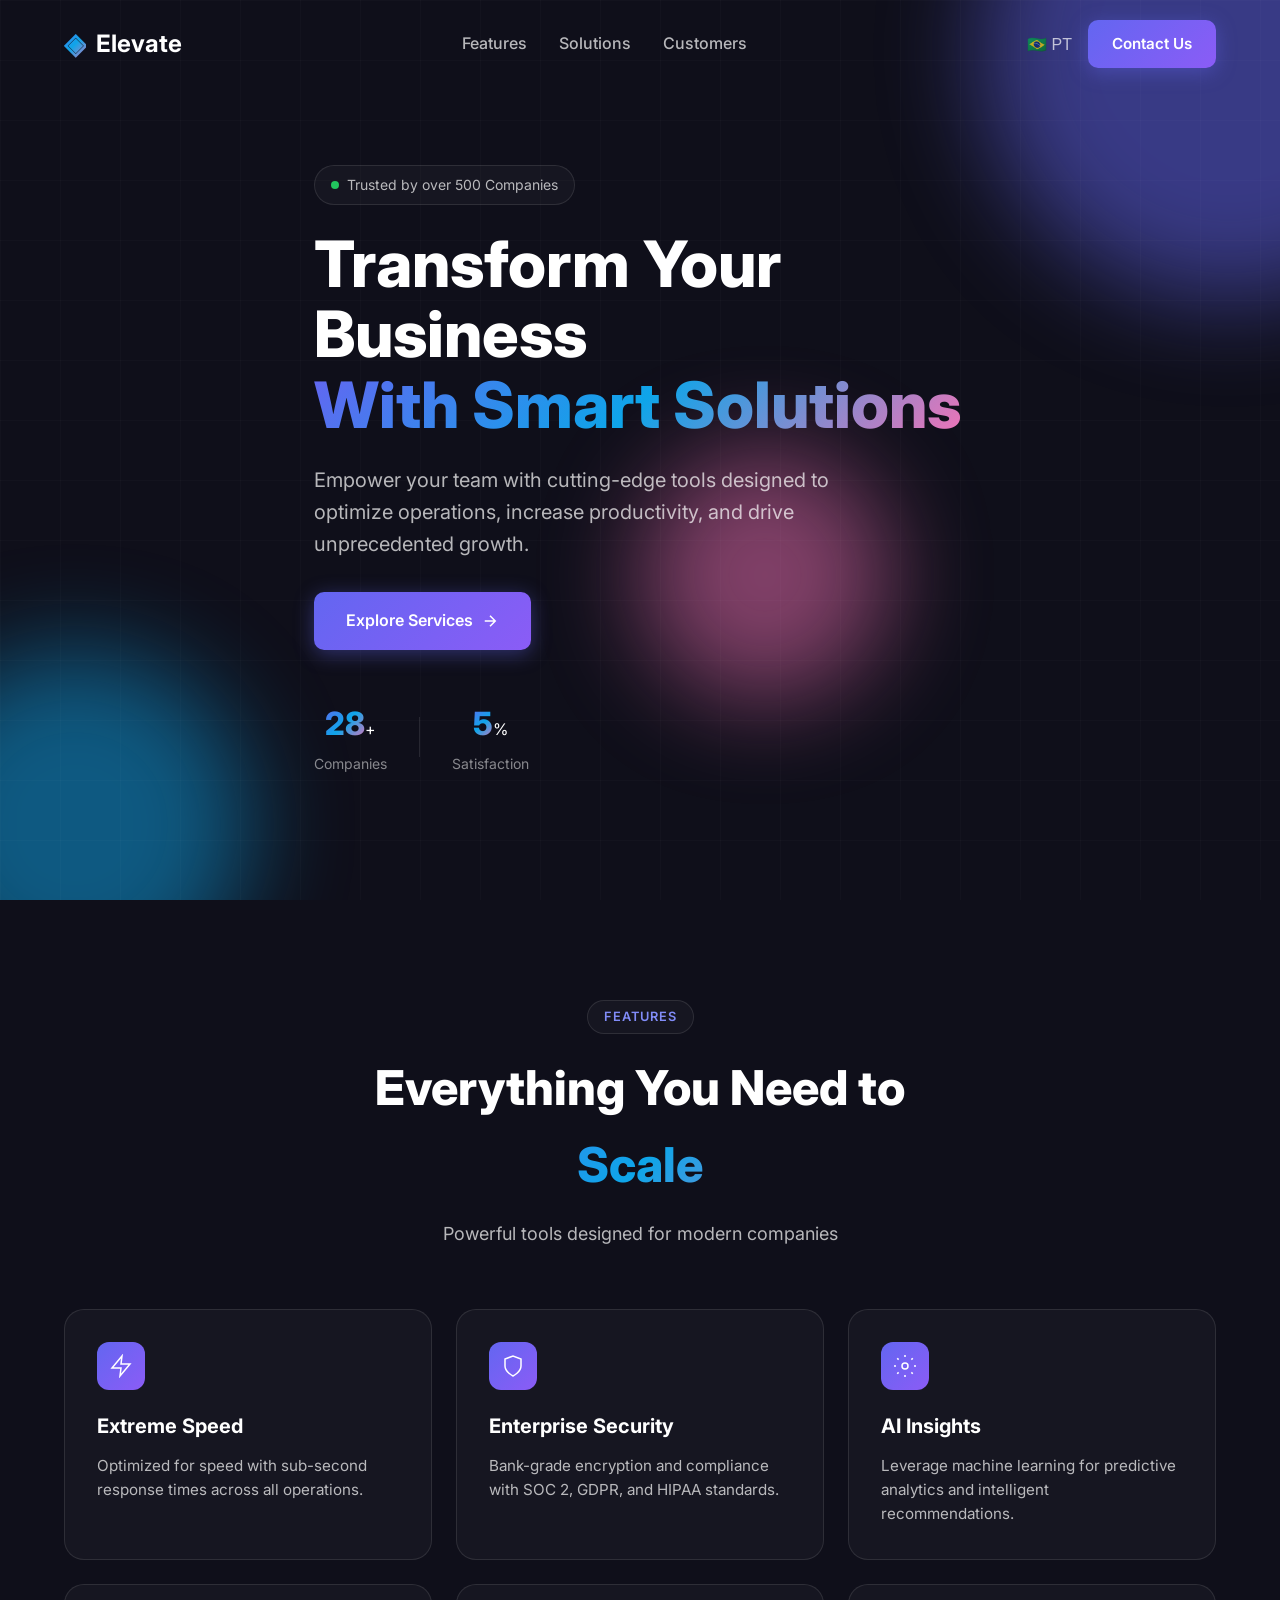
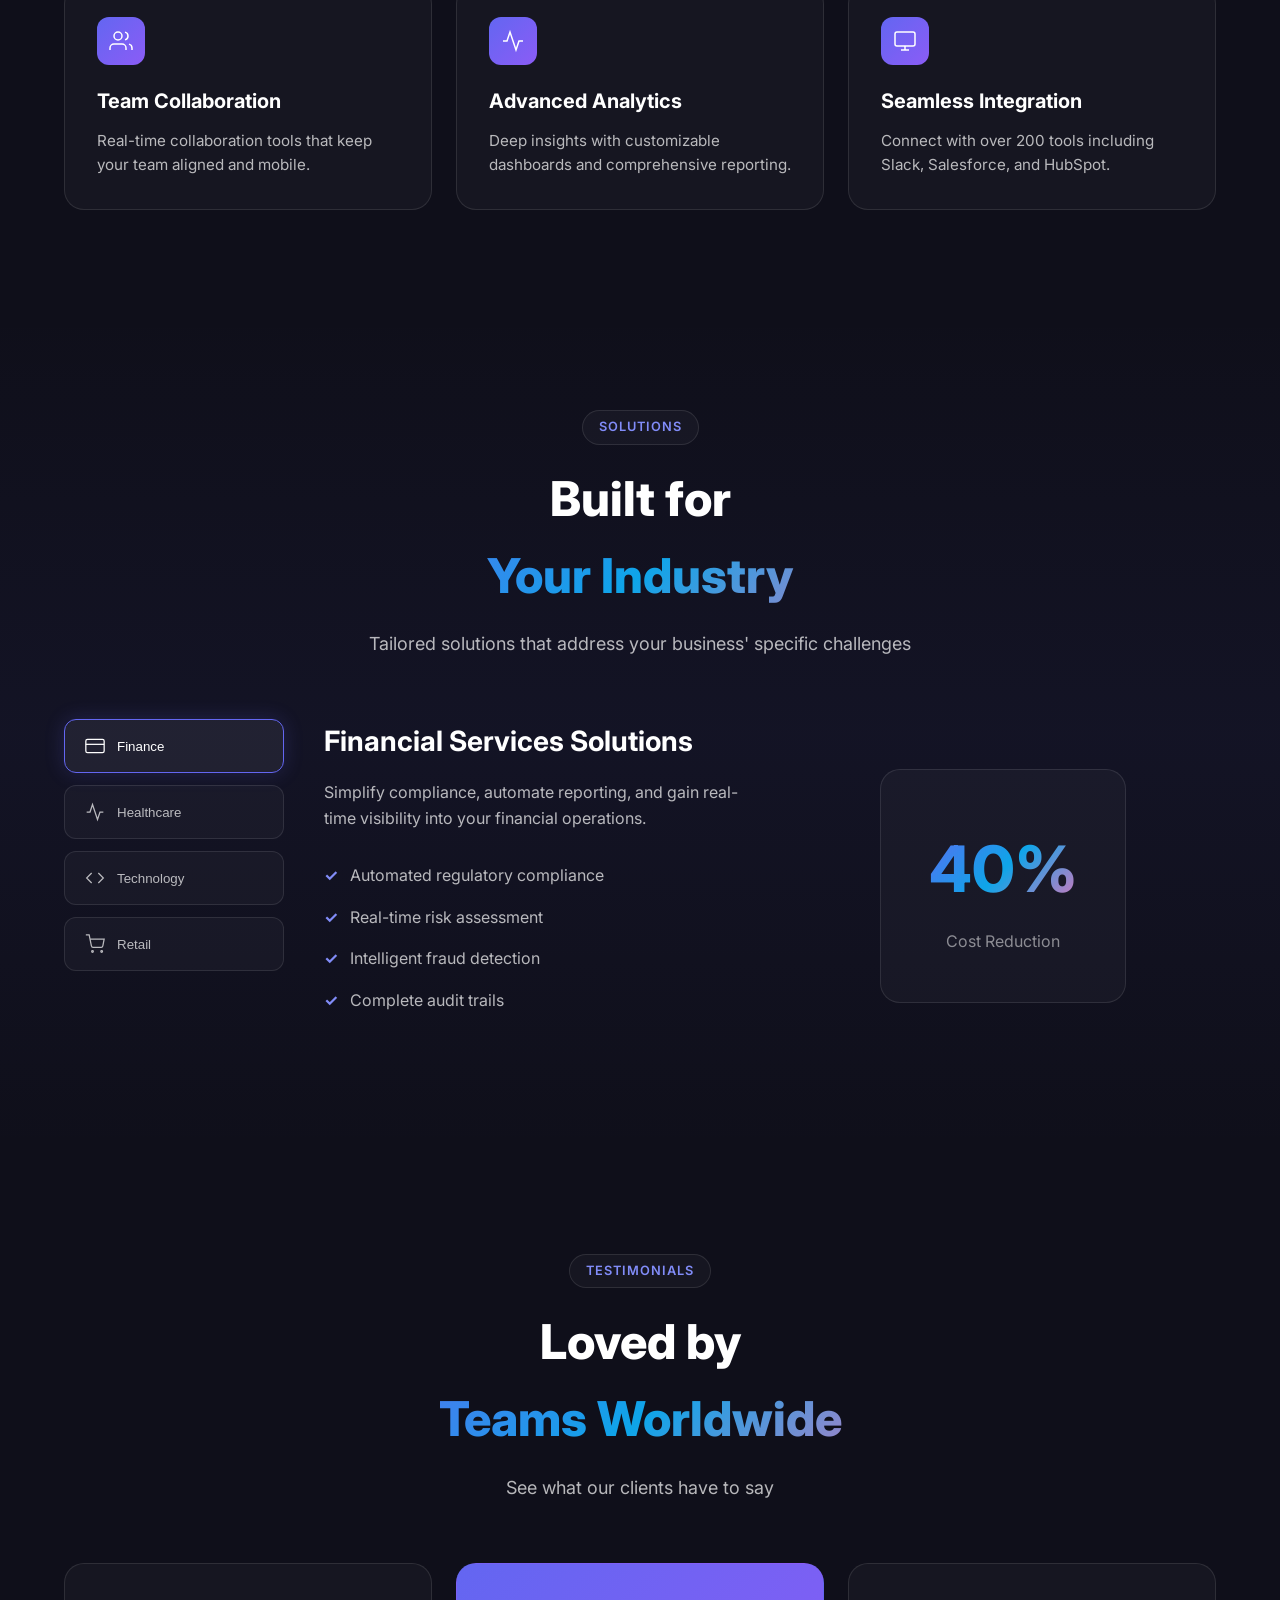
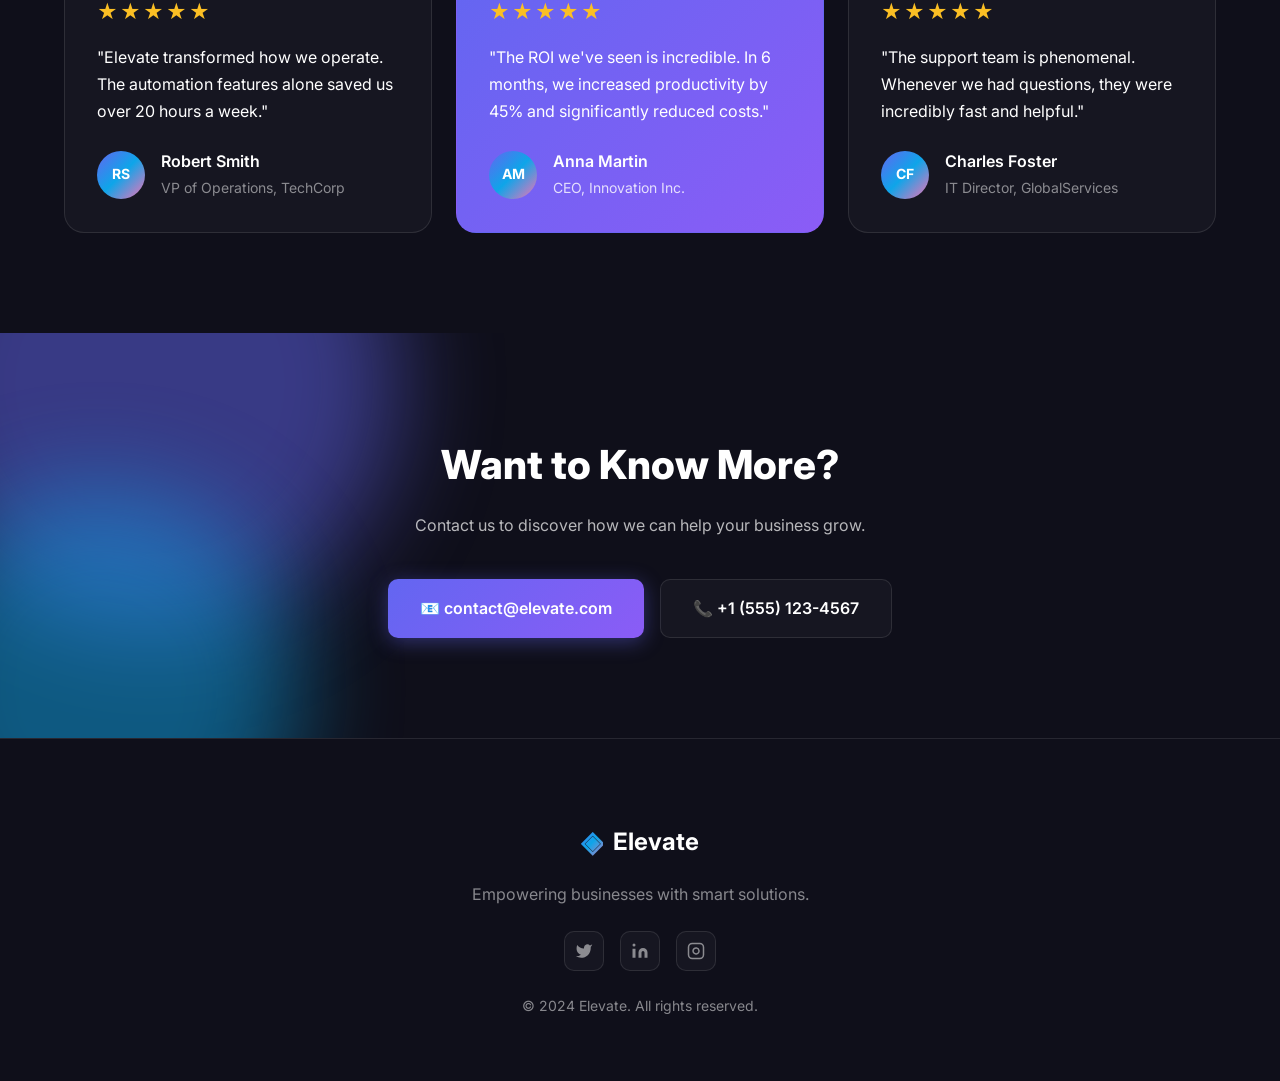
<file: index.html>
<!DOCTYPE html>
<html lang="en">
<head>
    <meta charset="UTF-8">
    <meta name="viewport" content="width=device-width, initial-scale=1.0">
    <meta name="description" content="Transform your business with our enterprise solutions. Trusted by over 500 companies.">
    <title>Elevate | Enterprise Solutions</title>
    <link rel="preconnect" href="https://fonts.googleapis.com">
    <link rel="preconnect" href="https://fonts.gstatic.com" crossorigin>
    <link href="https://fonts.googleapis.com/css2?family=Inter:wght@300;400;500;600;700;800&display=swap" rel="stylesheet">
    <link rel="stylesheet" href="styles.css">
</head>
<body>
    <script src="translations.js"></script>
    <nav class="navbar" id="navbar">
        <div class="container nav-container">
            <a href="#" class="logo"><span class="logo-icon">◈</span><span class="logo-text">Elevate</span></a>
            <ul class="nav-links">
                <li><a href="#features" data-i18n="nav.features">Features</a></li>
                <li><a href="#solutions" data-i18n="nav.solutions">Solutions</a></li>
                <li><a href="#testimonials" data-i18n="nav.customers">Customers</a></li>
            </ul>
            <div class="nav-actions">
                <button onclick="window.toggleLanguage()" class="btn-text" id="langToggle" data-i18n="nav.langConfig.text" style="background:none; border:none; cursor:pointer; font-size:1rem; padding:0;">🇧🇷 PT</button>
                <a href="#contact" class="btn btn-primary" data-i18n="nav.contact">Contact Us</a>
            </div>
            <button class="mobile-menu-btn" id="mobileMenuBtn"><span></span><span></span><span></span></button>
        </div>
    </nav>

    <section class="hero">
        <div class="hero-bg"><div class="gradient-orb orb-1"></div><div class="gradient-orb orb-2"></div><div class="gradient-orb orb-3"></div><div class="grid-overlay"></div></div>
        <div class="container hero-content">
            <div class="hero-badge"><span class="badge-dot"></span><span data-i18n="hero.badge">Trusted by over 500 Companies</span></div>
            <h1 class="hero-title"><span data-i18n="hero.titlePrefix">Transform Your Business</span><span class="gradient-text" data-i18n="hero.titleSuffix">With Smart Solutions</span></h1>
            <p class="hero-subtitle" data-i18n="hero.subtitle">Empower your team with cutting-edge tools designed to optimize operations, increase productivity, and drive unprecedented growth.</p>
            <div class="hero-cta">
                <a href="#features" class="btn btn-primary btn-large"><span data-i18n="hero.cta">Explore Services</span><svg class="btn-icon" viewBox="0 0 24 24" fill="none" stroke="currentColor" stroke-width="2"><path d="M5 12h14M12 5l7 7-7 7"/></svg></a>
            </div>
            <div class="hero-stats">
                <div class="stat-item"><span class="stat-number" data-target="500">0</span>+<span class="stat-label" data-i18n="hero.stats.companies">Companies</span></div>
                <div class="stat-divider"></div>
                <div class="stat-item"><span class="stat-number" data-target="98">0</span>%<span class="stat-label" data-i18n="hero.stats.satisfaction">Satisfaction</span></div>
            </div>
        </div>
    </section>

    <section class="features" id="features">
        <div class="container">
            <div class="section-header"><span class="section-tag" data-i18n="features.tag">Features</span><h2 class="section-title"><span data-i18n="features.titlePrefix">Everything You Need to</span> <span class="gradient-text" data-i18n="features.titleSuffix">Scale</span></h2><p class="section-subtitle" data-i18n="features.subtitle">Powerful tools designed for modern companies</p></div>
            <div class="features-grid">
                <div class="feature-card"><div class="feature-icon"><svg viewBox="0 0 24 24" fill="none" stroke="currentColor" stroke-width="1.5"><path d="M13 2L3 14h9l-1 8 10-12h-9l1-8z"/></svg></div><h3 data-i18n="features.cards.0.title">Extreme Speed</h3><p data-i18n="features.cards.0.text">Optimized for speed with sub-second response times across all operations.</p></div>
                <div class="feature-card"><div class="feature-icon"><svg viewBox="0 0 24 24" fill="none" stroke="currentColor" stroke-width="1.5"><path d="M12 22s8-4 8-10V5l-8-3-8 3v7c0 6 8 10 8 10z"/></svg></div><h3 data-i18n="features.cards.1.title">Enterprise Security</h3><p data-i18n="features.cards.1.text">Bank-grade encryption and compliance with SOC 2, GDPR, and HIPAA standards.</p></div>
                <div class="feature-card"><div class="feature-icon"><svg viewBox="0 0 24 24" fill="none" stroke="currentColor" stroke-width="1.5"><circle cx="12" cy="12" r="3"/><path d="M12 1v2M12 21v2M4.22 4.22l1.42 1.42M18.36 18.36l1.42 1.42M1 12h2M21 12h2M4.22 19.78l1.42-1.42M18.36 5.64l1.42-1.42"/></svg></div><h3 data-i18n="features.cards.2.title">AI Insights</h3><p data-i18n="features.cards.2.text">Leverage machine learning for predictive analytics and intelligent recommendations.</p></div>
                <div class="feature-card"><div class="feature-icon"><svg viewBox="0 0 24 24" fill="none" stroke="currentColor" stroke-width="1.5"><path d="M17 21v-2a4 4 0 0 0-4-4H5a4 4 0 0 0-4 4v2"/><circle cx="9" cy="7" r="4"/><path d="M23 21v-2a4 4 0 0 0-3-3.87M16 3.13a4 4 0 0 1 0 7.75"/></svg></div><h3 data-i18n="features.cards.3.title">Team Collaboration</h3><p data-i18n="features.cards.3.text">Real-time collaboration tools that keep your team aligned and mobile.</p></div>
                <div class="feature-card"><div class="feature-icon"><svg viewBox="0 0 24 24" fill="none" stroke="currentColor" stroke-width="1.5"><polyline points="22,12 18,12 15,21 9,3 6,12 2,12"/></svg></div><h3 data-i18n="features.cards.4.title">Advanced Analytics</h3><p data-i18n="features.cards.4.text">Deep insights with customizable dashboards and comprehensive reporting.</p></div>
                <div class="feature-card"><div class="feature-icon"><svg viewBox="0 0 24 24" fill="none" stroke="currentColor" stroke-width="1.5"><rect x="2" y="3" width="20" height="14" rx="2" ry="2"/><path d="M8 21h8M12 17v4"/></svg></div><h3 data-i18n="features.cards.5.title">Seamless Integration</h3><p data-i18n="features.cards.5.text">Connect with over 200 tools including Slack, Salesforce, and HubSpot.</p></div>
            </div>
        </div>
    </section>

    <section class="solutions" id="solutions">
        <div class="container">
            <div class="section-header"><span class="section-tag" data-i18n="solutions.tag">Solutions</span><h2 class="section-title"><span data-i18n="solutions.titlePrefix">Built for</span> <span class="gradient-text" data-i18n="solutions.titleSuffix">Your Industry</span></h2><p class="section-subtitle" data-i18n="solutions.subtitle">Tailored solutions that address your business' specific challenges</p></div>
            <div class="solutions-wrapper">
                <div class="solution-tabs">
                    <button class="solution-tab active" data-tab="finance"><svg viewBox="0 0 24 24" fill="none" stroke="currentColor" stroke-width="1.5"><rect x="1" y="4" width="22" height="16" rx="2" ry="2"/><path d="M1 10h22"/></svg><span data-i18n="solutions.tabs.finance">Finance</span></button>
                    <button class="solution-tab" data-tab="healthcare"><svg viewBox="0 0 24 24" fill="none" stroke="currentColor" stroke-width="1.5"><path d="M22 12h-4l-3 9L9 3l-3 9H2"/></svg><span data-i18n="solutions.tabs.healthcare">Healthcare</span></button>
                    <button class="solution-tab" data-tab="technology"><svg viewBox="0 0 24 24" fill="none" stroke="currentColor" stroke-width="1.5"><polyline points="16 18 22 12 16 6"/><polyline points="8 6 2 12 8 18"/></svg><span data-i18n="solutions.tabs.technology">Technology</span></button>
                    <button class="solution-tab" data-tab="retail"><svg viewBox="0 0 24 24" fill="none" stroke="currentColor" stroke-width="1.5"><circle cx="9" cy="21" r="1"/><circle cx="20" cy="21" r="1"/><path d="M1 1h4l2.68 13.39a2 2 0 0 0 2 1.61h9.72a2 2 0 0 0 2-1.61L23 6H6"/></svg><span data-i18n="solutions.tabs.retail">Retail</span></button>
                </div>
                <!-- Panels are populated dynamically but we keep structure for now. Or let user know we refactored it? Actually, text inside panels should also have i18n -->
                <div class="solution-content">
                    <div class="solution-panel active" id="finance"><div class="solution-info"><h3 data-i18n="solutions.panels.finance.title">Financial Services Solutions</h3><p data-i18n="solutions.panels.finance.desc">Simplify compliance, automate reporting, and gain real-time visibility into your financial operations.</p><ul class="solution-features"><li data-i18n="solutions.panels.finance.features.0">Automated regulatory compliance</li><li data-i18n="solutions.panels.finance.features.1">Real-time risk assessment</li><li data-i18n="solutions.panels.finance.features.2">Intelligent fraud detection</li><li data-i18n="solutions.panels.finance.features.3">Complete audit trails</li></ul></div><div class="solution-visual"><div class="visual-card"><div class="visual-metric"><span class="big-number">40%</span><span data-i18n="solutions.panels.finance.metricLabel">Cost Reduction</span></div></div></div></div>
                    <div class="solution-panel" id="healthcare"><div class="solution-info"><h3 data-i18n="solutions.panels.healthcare.title">Healthcare Solutions</h3><p data-i18n="solutions.panels.healthcare.desc">Improve patient outcomes with HIPAA-compliant solutions that optimize clinical workflows.</p><ul class="solution-features"><li data-i18n="solutions.panels.healthcare.features.0">HIPAA and GDPR compliance</li><li data-i18n="solutions.panels.healthcare.features.1">EHR integration</li><li data-i18n="solutions.panels.healthcare.features.2">Patient engagement tools</li><li data-i18n="solutions.panels.healthcare.features.3">Clinical analytics</li></ul></div><div class="solution-visual"><div class="visual-card"><div class="visual-metric"><span class="big-number">60%</span><span data-i18n="solutions.panels.healthcare.metricLabel">Faster Workflows</span></div></div></div></div>
                    <div class="solution-panel" id="technology"><div class="solution-info"><h3 data-i18n="solutions.panels.technology.title">Technology Solutions</h3><p data-i18n="solutions.panels.technology.desc">Accelerate development cycles, improve collaboration, and scale your infrastructure.</p><ul class="solution-features"><li data-i18n="solutions.panels.technology.features.0">CI/CD pipeline integration</li><li data-i18n="solutions.panels.technology.features.1">Real-time code collaboration</li><li data-i18n="solutions.panels.technology.features.2">Infrastructure monitoring</li><li data-i18n="solutions.panels.technology.features.3">Agile project tracking</li></ul></div><div class="solution-visual"><div class="visual-card"><div class="visual-metric"><span class="big-number">3x</span><span data-i18n="solutions.panels.technology.metricLabel">Faster Deployments</span></div></div></div></div>
                    <div class="solution-panel" id="retail"><div class="solution-info"><h3 data-i18n="solutions.panels.retail.title">Retail Solutions</h3><p data-i18n="solutions.panels.retail.desc">Unify your omnichannel experience, optimize inventory management, and drive growth.</p><ul class="solution-features"><li data-i18n="solutions.panels.retail.features.0">Omnichannel management</li><li data-i18n="solutions.panels.retail.features.1">Inventory optimization</li><li data-i18n="solutions.panels.retail.features.2">Customer analytics</li><li data-i18n="solutions.panels.retail.features.3">Personalization engine</li></ul></div><div class="solution-visual"><div class="visual-card"><div class="visual-metric"><span class="big-number">25%</span><span data-i18n="solutions.panels.retail.metricLabel">Revenue Growth</span></div></div></div></div>
                </div>
            </div>
        </div>
    </section>

    <section class="testimonials" id="testimonials">
        <div class="container">
            <div class="section-header"><span class="section-tag" data-i18n="testimonials.tag">Testimonials</span><h2 class="section-title"><span data-i18n="testimonials.titlePrefix">Loved by</span> <span class="gradient-text" data-i18n="testimonials.titleSuffix">Teams Worldwide</span></h2><p class="section-subtitle" data-i18n="testimonials.subtitle">See what our clients have to say</p></div>
            <div class="testimonials-grid">
                <!-- IMPORTANT: JS will replace these significantly if Google Reviews are active, but for static fallback we keep them. -->
                <div class="testimonial-card"><div class="testimonial-content"><div class="stars">★★★★★</div><p data-i18n="testimonials.cards.0.text">"Elevate transformed how we operate. The automation features alone saved us over 20 hours a week."</p></div><div class="testimonial-author"><div class="author-avatar">RS</div><div class="author-info"><strong>Robert Smith</strong><span data-i18n="testimonials.cards.0.role">VP of Operations, TechCorp</span></div></div></div>
                <div class="testimonial-card featured"><div class="testimonial-content"><div class="stars">★★★★★</div><p data-i18n="testimonials.cards.1.text">"The ROI we've seen is incredible. In 6 months, we increased productivity by 45% and significantly reduced costs."</p></div><div class="testimonial-author"><div class="author-avatar">AM</div><div class="author-info"><strong>Anna Martin</strong><span data-i18n="testimonials.cards.1.role">CEO, Innovation Inc.</span></div></div></div>
                <div class="testimonial-card"><div class="testimonial-content"><div class="stars">★★★★★</div><p data-i18n="testimonials.cards.2.text">"The support team is phenomenal. Whenever we had questions, they were incredibly fast and helpful."</p></div><div class="testimonial-author"><div class="author-avatar">CF</div><div class="author-info"><strong>Charles Foster</strong><span data-i18n="testimonials.cards.2.role">IT Director, GlobalServices</span></div></div></div>
            </div>
        </div>
    </section>

    <section class="cta" id="contact">
        <div class="cta-bg"><div class="gradient-orb orb-1"></div><div class="gradient-orb orb-2"></div></div>
        <div class="container">
            <div class="cta-content">
                <h2 data-i18n="cta.title">Want to Know More?</h2>
                <p data-i18n="cta.text">Contact us to discover how we can help your business grow.</p>
                <div class="contact-info">
                    <a href="mailto:contact@elevate.com" class="btn btn-primary btn-large">📧 contact@elevate.com</a>
                    <a href="tel:+15551234567" class="btn btn-secondary btn-large">📞 +1 (555) 123-4567</a>
                </div>
            </div>
        </div>
    </section>

    <footer class="footer">
        <div class="container">
            <div class="footer-simple">
                <a href="#" class="logo"><span class="logo-icon">◈</span><span class="logo-text">Elevate</span></a>
                <p data-i18n="footer.tagline">Empowering businesses with smart solutions.</p>
                <div class="social-links">
                    <a href="#" aria-label="Twitter"><svg viewBox="0 0 24 24" fill="currentColor"><path d="M23 3a10.9 10.9 0 0 1-3.14 1.53 4.48 4.48 0 0 0-7.86 3v1A10.66 10.66 0 0 1 3 4s-4 9 5 13a11.64 11.64 0 0 1-7 2c9 5 20 0 20-11.5a4.5 4.5 0 0 0-.08-.83A7.72 7.72 0 0 0 23 3z"/></svg></a>
                    <a href="#" aria-label="LinkedIn"><svg viewBox="0 0 24 24" fill="currentColor"><path d="M16 8a6 6 0 0 1 6 6v7h-4v-7a2 2 0 0 0-2-2 2 2 0 0 0-2 2v7h-4v-7a6 6 0 0 1 6-6z"/><rect x="2" y="9" width="4" height="12"/><circle cx="4" cy="4" r="2"/></svg></a>
                    <a href="#" aria-label="Instagram"><svg viewBox="0 0 24 24" fill="none" stroke="currentColor" stroke-width="2"><rect x="2" y="2" width="20" height="20" rx="5" ry="5"/><path d="M16 11.37A4 4 0 1 1 12.63 8 4 4 0 0 1 16 11.37z"/><line x1="17.5" y1="6.5" x2="17.51" y2="6.5"/></svg></a>
                </div>
                <p class="copyright" data-i18n="footer.copyright">&copy; 2024 Elevate. All rights reserved.</p>
            </div>
        </div>
    </footer>
    <script>
        // GOOGLE REVIEWS CONFIGURATION
        // 1. Generate an API Key in Google Cloud Console with "Places API" and "Maps JavaScript API" enabled.
        // 2. Paste your key below where it says "YOUR_API_KEY_HERE".
        const GOOGLE_API_KEY = 'YOUR_API_KEY_HERE'; 
        
        // 3. Find your Place ID here: https://developers.google.com/maps/documentation/javascript/examples/places-placeid-finder
        const GOOGLE_PLACE_ID = 'YOUR_PLACE_ID_HERE';

        function loadGoogleMapsScript() {
            if (GOOGLE_API_KEY === 'YOUR_API_KEY_HERE') {
                console.warn('Google Maps API Key not configured. Showing static testimonials.');
                return;
            }
            const script = document.createElement('script');
            script.src = `https://maps.googleapis.com/maps/api/js?key=${GOOGLE_API_KEY}&libraries=places&callback=initGoogleReviews`;
            script.async = true;
            script.defer = true;
            document.head.appendChild(script);
        }
        
        // Load only if key is configured
        window.addEventListener('load', loadGoogleMapsScript);
    </script>
    <script src="script.js"></script>
</body>
</html>
</file>
<file: styles.css>
*, *::before, *::after { box-sizing: border-box; margin: 0; padding: 0; }
:root {
    --primary: #6366f1; --primary-dark: #4f46e5; --primary-light: #818cf8;
    --secondary: #0ea5e9; --accent: #f472b6;
    --bg-dark: #0f0f1a; --bg-card: rgba(255,255,255,0.03); --bg-card-hover: rgba(255,255,255,0.06);
    --text-primary: #ffffff; --text-secondary: rgba(255,255,255,0.7); --text-muted: rgba(255,255,255,0.5);
    --border: rgba(255,255,255,0.1); --border-hover: rgba(255,255,255,0.2);
    --gradient-1: linear-gradient(135deg, #6366f1 0%, #0ea5e9 50%, #f472b6 100%);
    --gradient-2: linear-gradient(135deg, #6366f1 0%, #8b5cf6 100%);
    --shadow-glow: 0 0 60px rgba(99, 102, 241, 0.3);
    --radius: 12px; --radius-lg: 20px;
    --transition: all 0.3s cubic-bezier(0.4, 0, 0.2, 1);
}
html { scroll-behavior: smooth; }
body { font-family: 'Inter', -apple-system, BlinkMacSystemFont, sans-serif; background: var(--bg-dark); color: var(--text-primary); line-height: 1.6; overflow-x: hidden; }
.container { max-width: 1200px; margin: 0 auto; padding: 0 24px; }

/* Navigation */
.navbar { position: fixed; top: 0; left: 0; right: 0; z-index: 1000; padding: 20px 0; transition: var(--transition); }
.navbar.scrolled { background: rgba(15,15,26,0.95); border-bottom: 1px solid var(--border); }
.nav-container { display: flex; align-items: center; justify-content: space-between; }
.logo { display: flex; align-items: center; gap: 10px; text-decoration: none; color: var(--text-primary); font-weight: 700; font-size: 1.5rem; }
.logo-icon { font-size: 1.8rem; background: var(--gradient-1); -webkit-background-clip: text; background-clip: text; -webkit-text-fill-color: transparent; }
.nav-links { display: flex; gap: 32px; list-style: none; }
.nav-links a { color: var(--text-secondary); text-decoration: none; font-weight: 500; transition: var(--transition); position: relative; }
.nav-links a:hover { color: var(--text-primary); }
.nav-links a::after { content: ''; position: absolute; bottom: -4px; left: 0; width: 0; height: 2px; background: var(--gradient-1); transition: var(--transition); }
.nav-links a:hover::after { width: 100%; }
.nav-actions { display: flex; align-items: center; gap: 16px; }
.btn-text { color: var(--text-secondary); text-decoration: none; font-weight: 500; transition: var(--transition); }
.btn-text:hover { color: var(--text-primary); }
.mobile-menu-btn { display: none; flex-direction: column; gap: 5px; background: none; border: none; cursor: pointer; padding: 5px; }
.mobile-menu-btn span { width: 24px; height: 2px; background: var(--text-primary); transition: var(--transition); }

/* Buttons */
.btn { display: inline-flex; align-items: center; justify-content: center; gap: 8px; padding: 12px 24px; border-radius: 10px; font-weight: 600; font-size: 0.95rem; text-decoration: none; cursor: pointer; border: none; transition: var(--transition); }
.btn-primary { background: var(--gradient-2); color: white; box-shadow: 0 4px 20px rgba(99, 102, 241, 0.4); }
.btn-primary:hover { transform: translateY(-2px); box-shadow: 0 8px 30px rgba(99, 102, 241, 0.5); }
.btn-secondary { background: var(--bg-card); color: var(--text-primary); border: 1px solid var(--border); }
.btn-secondary:hover { background: var(--bg-card-hover); border-color: var(--border-hover); }
.btn-outline { background: transparent; color: var(--text-primary); border: 1px solid var(--border); }
.btn-outline:hover { background: var(--bg-card); border-color: var(--primary); }
.btn-large { padding: 16px 32px; font-size: 1rem; }
.btn-block { width: 100%; }
.btn-icon { width: 18px; height: 18px; }
.btn-icon-left { width: 16px; height: 16px; }

/* Hero Section */
.hero { position: relative; min-height: 100vh; display: flex; align-items: center; padding: 120px 0 80px; overflow: hidden; }
.hero-bg { position: absolute; inset: 0; z-index: 0; }
.gradient-orb { position: absolute; border-radius: 50%; filter: blur(50px); opacity: 0.5; will-change: transform; }
.orb-1 { width: 500px; height: 500px; background: var(--primary); top: -200px; right: -200px; }
.orb-2 { width: 350px; height: 350px; background: var(--secondary); bottom: -100px; left: -100px; }
.orb-3 { width: 250px; height: 250px; background: var(--accent); top: 50%; left: 50%; }
.grid-overlay { position: absolute; inset: 0; background-image: linear-gradient(rgba(255,255,255,0.02) 1px, transparent 1px), linear-gradient(90deg, rgba(255,255,255,0.02) 1px, transparent 1px); background-size: 60px 60px; }
.hero-content { position: relative; z-index: 1; max-width: 700px; }
.hero-badge { display: inline-flex; align-items: center; gap: 8px; background: var(--bg-card); border: 1px solid var(--border); padding: 8px 16px; border-radius: 50px; font-size: 0.875rem; color: var(--text-secondary); margin-bottom: 24px; animation: fadeInUp 0.8s ease-out; }
.badge-dot { width: 8px; height: 8px; background: #22c55e; border-radius: 50%; animation: pulse 2s infinite; }
@keyframes pulse { 0%, 100% { opacity: 1; } 50% { opacity: 0.5; } }
.hero-title { font-size: clamp(2.5rem, 6vw, 4rem); font-weight: 800; line-height: 1.1; margin-bottom: 24px; animation: fadeInUp 0.8s ease-out 0.1s backwards; }
.gradient-text { display: block; background: var(--gradient-1); -webkit-background-clip: text; -webkit-text-fill-color: transparent; background-clip: text; }
.hero-subtitle { font-size: 1.25rem; color: var(--text-secondary); max-width: 540px; margin-bottom: 32px; animation: fadeInUp 0.8s ease-out 0.2s backwards; }
.hero-cta { display: flex; gap: 16px; flex-wrap: wrap; margin-bottom: 48px; animation: fadeInUp 0.8s ease-out 0.3s backwards; }
@keyframes fadeInUp { from { opacity: 0; transform: translateY(20px); } to { opacity: 1; transform: translateY(0); } }
.hero-stats { display: flex; align-items: center; gap: 32px; animation: fadeInUp 0.8s ease-out 0.4s backwards; }
.stat-item { text-align: center; }
.stat-number { font-size: 2rem; font-weight: 800; background: var(--gradient-1); -webkit-background-clip: text; background-clip: text; -webkit-text-fill-color: transparent; }
.stat-label { display: block; font-size: 0.875rem; color: var(--text-muted); margin-top: 4px; }
.stat-divider { width: 1px; height: 40px; background: var(--border); }
.hero-visual { position: absolute; right: 5%; top: 50%; transform: translateY(-50%); z-index: 1; animation: fadeInUp 1s ease-out 0.5s backwards; }
.dashboard-preview { background: var(--bg-card); border: 1px solid var(--border); border-radius: var(--radius-lg); overflow: hidden; box-shadow: var(--shadow-glow); width: 420px; }
.dashboard-header { display: flex; align-items: center; gap: 12px; padding: 12px 16px; background: rgba(0,0,0,0.3); border-bottom: 1px solid var(--border); }
.window-controls { display: flex; gap: 8px; }
.control { width: 12px; height: 12px; border-radius: 50%; }
.control.red { background: #ff5f57; }
.control.yellow { background: #ffbd2e; }
.control.green { background: #28c840; }
.dashboard-title { font-size: 0.75rem; color: var(--text-muted); }
.dashboard-content { padding: 24px; }
.chart-container { display: flex; align-items: flex-end; gap: 12px; height: 120px; margin-bottom: 20px; }
.chart-bar { flex: 1; height: var(--height); background: var(--gradient-2); border-radius: 6px 6px 0 0; animation: growUp 1s ease-out backwards; }
.chart-bar:nth-child(1) { animation-delay: 0.6s; }
.chart-bar:nth-child(2) { animation-delay: 0.7s; }
.chart-bar:nth-child(3) { animation-delay: 0.8s; }
.chart-bar:nth-child(4) { animation-delay: 0.9s; }
.chart-bar:nth-child(5) { animation-delay: 1s; }
.chart-bar:nth-child(6) { animation-delay: 1.1s; }
.chart-bar:nth-child(7) { animation-delay: 1.2s; }
@keyframes growUp { from { height: 0; } }
.metric-cards { display: grid; grid-template-columns: 1fr 1fr; gap: 12px; }
.metric-card { background: rgba(255,255,255,0.05); padding: 16px; border-radius: var(--radius); text-align: center; }
.metric-value { display: block; font-size: 1.5rem; font-weight: 700; color: var(--primary-light); }
.metric-label { font-size: 0.75rem; color: var(--text-muted); }

/* Logos Section */
.logos-section { padding: 60px 0; border-top: 1px solid var(--border); border-bottom: 1px solid var(--border); overflow: hidden; }
.logos-title { text-align: center; font-size: 0.875rem; color: var(--text-muted); margin-bottom: 32px; text-transform: uppercase; letter-spacing: 2px; }
.logos-track { display: flex; width: max-content; animation: scroll 40s linear infinite; will-change: transform; }
@keyframes scroll { 0% { transform: translateX(0); } 100% { transform: translateX(-50%); } }
@media (prefers-reduced-motion: reduce) { .logos-track { animation: none; } .gradient-orb { display: none; } }
.logos-slide { display: flex; gap: 60px; padding: 0 30px; }
.logo-item { font-size: 1.5rem; font-weight: 700; color: var(--text-muted); opacity: 0.5; white-space: nowrap; transition: var(--transition); }
.logo-item:hover { opacity: 1; color: var(--text-secondary); }

/* Section Styles */
.section-header { text-align: center; max-width: 700px; margin: 0 auto 60px; }
.section-tag { display: inline-block; background: var(--bg-card); border: 1px solid var(--border); padding: 6px 16px; border-radius: 50px; font-size: 0.8rem; font-weight: 600; color: var(--primary-light); text-transform: uppercase; letter-spacing: 1px; margin-bottom: 16px; }
.section-title { font-size: clamp(2rem, 4vw, 3rem); font-weight: 800; margin-bottom: 16px; }
.section-subtitle { font-size: 1.125rem; color: var(--text-secondary); }

/* Features Section */
.features { padding: 100px 0; }
.features-grid { display: grid; grid-template-columns: repeat(3, 1fr); gap: 24px; }
.feature-card { background: var(--bg-card); border: 1px solid var(--border); border-radius: var(--radius-lg); padding: 32px; transition: var(--transition); }
.feature-card:hover { background: var(--bg-card-hover); border-color: var(--border-hover); transform: translateY(-4px); }
.feature-icon { width: 48px; height: 48px; display: flex; align-items: center; justify-content: center; background: var(--gradient-2); border-radius: 12px; margin-bottom: 20px; }
.feature-icon svg { width: 24px; height: 24px; stroke: white; }
.feature-card h3 { font-size: 1.25rem; font-weight: 700; margin-bottom: 12px; }
.feature-card p { color: var(--text-secondary); font-size: 0.95rem; }

/* Solutions Section */
.solutions { padding: 100px 0; background: linear-gradient(180deg, transparent 0%, rgba(99,102,241,0.05) 50%, transparent 100%); }
.solutions-wrapper { display: flex; gap: 40px; }
.solution-tabs { display: flex; flex-direction: column; gap: 12px; min-width: 220px; }
.solution-tab { display: flex; align-items: center; gap: 12px; padding: 16px 20px; background: var(--bg-card); border: 1px solid var(--border); border-radius: var(--radius); color: var(--text-secondary); font-weight: 500; cursor: pointer; transition: var(--transition); text-align: left; }
.solution-tab svg { width: 20px; height: 20px; }
.solution-tab:hover, .solution-tab.active { background: var(--bg-card-hover); border-color: var(--primary); color: var(--text-primary); }
.solution-tab.active { box-shadow: 0 0 20px rgba(99, 102, 241, 0.2); }
.solution-content { flex: 1; }
.solution-panel { display: none; gap: 40px; animation: fadeIn 0.3s ease-out; }
.solution-panel.active { display: grid; grid-template-columns: 1fr 1fr; }
@keyframes fadeIn { from { opacity: 0; } to { opacity: 1; } }
.solution-info h3 { font-size: 1.75rem; font-weight: 700; margin-bottom: 16px; }
.solution-info p { color: var(--text-secondary); margin-bottom: 24px; }
.solution-features { list-style: none; margin-bottom: 32px; }
.solution-features li { display: flex; align-items: center; gap: 12px; padding: 8px 0; color: var(--text-secondary); }
.solution-features li::before { content: '✓'; color: var(--primary-light); font-weight: 700; }
.solution-visual { display: flex; align-items: center; justify-content: center; }
.visual-card { background: var(--bg-card); border: 1px solid var(--border); border-radius: var(--radius-lg); padding: 48px; text-align: center; }
.visual-metric .big-number { display: block; font-size: 4rem; font-weight: 800; background: var(--gradient-1); -webkit-background-clip: text; background-clip: text; -webkit-text-fill-color: transparent; }
.visual-metric span:last-child { display: block; color: var(--text-muted); margin-top: 8px; }

/* Testimonials Section */
.testimonials { padding: 100px 0; }
.testimonials-grid { display: grid; grid-template-columns: repeat(3, 1fr); gap: 24px; }
.testimonial-card { background: var(--bg-card); border: 1px solid var(--border); border-radius: var(--radius-lg); padding: 32px; transition: var(--transition); }
.testimonial-card:hover { border-color: var(--border-hover); transform: translateY(-4px); }
.testimonial-card.featured { background: var(--gradient-2); border-color: transparent; }
.stars { color: #fbbf24; font-size: 1.25rem; margin-bottom: 16px; letter-spacing: 2px; }
.testimonial-content p { font-size: 1rem; line-height: 1.7; margin-bottom: 24px; }
.testimonial-author { display: flex; align-items: center; gap: 16px; }
.author-avatar { width: 48px; height: 48px; background: var(--gradient-1); border-radius: 50%; display: flex; align-items: center; justify-content: center; font-weight: 700; font-size: 0.875rem; }
.author-info strong { display: block; font-weight: 600; }
.author-info span { font-size: 0.875rem; color: var(--text-muted); }
.testimonial-card.featured .author-info span { color: rgba(255,255,255,0.8); }

/* Pricing Section */
.pricing { padding: 100px 0; }
.pricing-toggle { display: flex; align-items: center; justify-content: center; gap: 16px; margin-bottom: 48px; }
.toggle-label { color: var(--text-muted); font-weight: 500; transition: var(--transition); }
.toggle-label.active { color: var(--text-primary); }
.toggle-switch { position: relative; width: 56px; height: 30px; cursor: pointer; }
.toggle-switch input { display: none; }
.toggle-slider { position: absolute; inset: 0; background: var(--bg-card); border: 1px solid var(--border); border-radius: 50px; transition: var(--transition); }
.toggle-slider::before { content: ''; position: absolute; top: 3px; left: 3px; width: 22px; height: 22px; background: var(--gradient-2); border-radius: 50%; transition: var(--transition); }
.toggle-switch input:checked + .toggle-slider::before { transform: translateX(26px); }
.save-badge { background: rgba(34, 197, 94, 0.2); color: #22c55e; padding: 4px 8px; border-radius: 4px; font-size: 0.75rem; font-weight: 600; }
.pricing-grid { display: grid; grid-template-columns: repeat(3, 1fr); gap: 24px; }
.pricing-card { background: var(--bg-card); border: 1px solid var(--border); border-radius: var(--radius-lg); padding: 32px; position: relative; transition: var(--transition); }
.pricing-card:hover { border-color: var(--border-hover); transform: translateY(-4px); }
.pricing-card.popular { border-color: var(--primary); box-shadow: var(--shadow-glow); }
.popular-badge { position: absolute; top: -12px; left: 50%; transform: translateX(-50%); background: var(--gradient-2); color: white; padding: 6px 16px; border-radius: 50px; font-size: 0.75rem; font-weight: 600; }
.pricing-header { margin-bottom: 24px; }
.pricing-header h3 { font-size: 1.5rem; font-weight: 700; margin-bottom: 8px; }
.pricing-header p { color: var(--text-muted); font-size: 0.9rem; }
.pricing-amount { margin-bottom: 24px; }
.currency { font-size: 1.5rem; font-weight: 600; vertical-align: top; }
.price { font-size: 4rem; font-weight: 800; line-height: 1; }
.period { color: var(--text-muted); }
.pricing-features { list-style: none; margin-bottom: 32px; }
.pricing-features li { display: flex; align-items: center; gap: 12px; padding: 10px 0; color: var(--text-secondary); border-bottom: 1px solid var(--border); }
.pricing-features li:last-child { border-bottom: none; }
.pricing-features svg { width: 20px; height: 20px; stroke: var(--primary-light); stroke-width: 2; fill: none; }
.pricing-features li.disabled { color: var(--text-muted); opacity: 0.5; }
.pricing-features li.disabled svg { stroke: var(--text-muted); }

/* CTA Section */
.cta { position: relative; padding: 100px 0; overflow: hidden; }
.cta-bg { position: absolute; inset: 0; z-index: 0; }
.cta .orb-1 { width: 500px; height: 500px; top: -200px; left: -100px; }
.cta .orb-2 { width: 400px; height: 400px; bottom: -150px; right: -100px; }
.cta-content { position: relative; z-index: 1; max-width: 600px; margin: 0 auto; text-align: center; }
.cta-content h2 { font-size: clamp(2rem, 4vw, 2.5rem); font-weight: 800; margin-bottom: 16px; }
.cta-content > p { color: var(--text-secondary); margin-bottom: 40px; }
.cta-form { background: var(--bg-card); border: 1px solid var(--border); border-radius: var(--radius-lg); padding: 32px; }
.form-row { display: grid; grid-template-columns: 1fr 1fr; gap: 16px; margin-bottom: 16px; }
.cta-form input, .cta-form select { width: 100%; padding: 14px 18px; background: rgba(255,255,255,0.05); border: 1px solid var(--border); border-radius: var(--radius); color: var(--text-primary); font-size: 1rem; transition: var(--transition); }
.cta-form input::placeholder { color: var(--text-muted); }
.cta-form input:focus, .cta-form select:focus { outline: none; border-color: var(--primary); }
.cta-form select { cursor: pointer; }
.cta-form select option { background: var(--bg-dark); }
.form-disclaimer { color: var(--text-muted); font-size: 0.875rem; margin-top: 16px; }

/* Footer */
.footer { padding: 80px 0 40px; border-top: 1px solid var(--border); }
.footer-grid { display: grid; grid-template-columns: 2fr repeat(4, 1fr); gap: 48px; margin-bottom: 48px; }
.footer-brand p { color: var(--text-muted); margin: 16px 0 24px; max-width: 280px; }
.social-links { display: flex; gap: 16px; }
.social-links a { width: 40px; height: 40px; display: flex; align-items: center; justify-content: center; background: var(--bg-card); border: 1px solid var(--border); border-radius: 10px; color: var(--text-muted); transition: var(--transition); }
.social-links a svg { width: 18px; height: 18px; }
.social-links a:hover { background: var(--bg-card-hover); border-color: var(--border-hover); color: var(--text-primary); }
.footer-links h4 { font-size: 0.875rem; font-weight: 600; margin-bottom: 20px; text-transform: uppercase; letter-spacing: 1px; }
.footer-links ul { list-style: none; }
.footer-links li { margin-bottom: 12px; }
.footer-links a { color: var(--text-muted); text-decoration: none; font-size: 0.95rem; transition: var(--transition); }
.footer-links a:hover { color: var(--text-primary); }
.footer-bottom { padding-top: 32px; border-top: 1px solid var(--border); text-align: center; color: var(--text-muted); font-size: 0.875rem; }

/* Contact Info */
.contact-info { display: flex; gap: 16px; justify-content: center; flex-wrap: wrap; margin-top: 24px; }

/* Simple Footer */
.footer-simple { text-align: center; }
.footer-simple .logo { justify-content: center; margin-bottom: 16px; }
.footer-simple > p { color: var(--text-muted); margin-bottom: 24px; }
.footer-simple .social-links { justify-content: center; margin-bottom: 24px; }
.footer-simple .copyright { color: var(--text-muted); font-size: 0.875rem; }

/* Responsive */
@media (max-width: 1024px) {
    .hero-visual { display: none; }
    .features-grid, .testimonials-grid, .pricing-grid { grid-template-columns: repeat(2, 1fr); }
    .solutions-wrapper { flex-direction: column; }
    .solution-tabs { flex-direction: row; flex-wrap: wrap; }
    .solution-panel.active { grid-template-columns: 1fr; }
    .footer-grid { grid-template-columns: repeat(3, 1fr); }
}
@media (max-width: 768px) {
    .nav-links, .nav-actions { display: none; }
    .mobile-menu-btn { display: flex; }
    .features-grid, .testimonials-grid, .pricing-grid { grid-template-columns: 1fr; }
    .hero-stats { flex-wrap: wrap; justify-content: center; }
    .form-row { grid-template-columns: 1fr; }
    .footer-grid { grid-template-columns: 1fr 1fr; }
}
</file>
